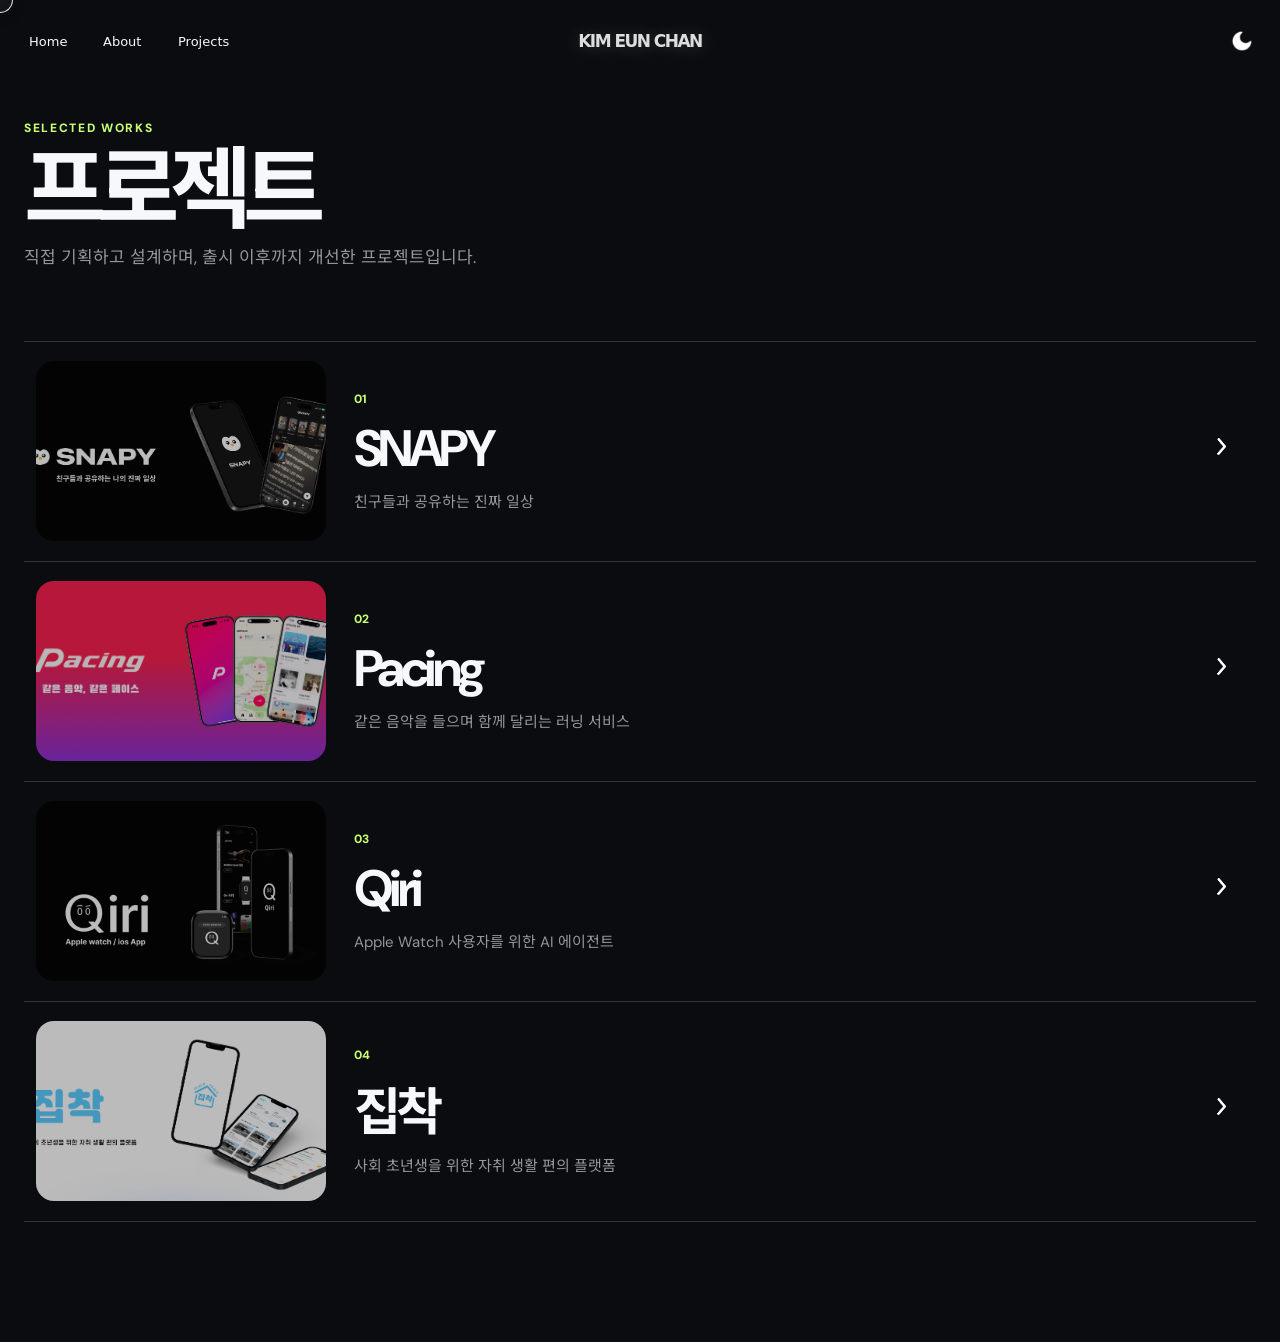
<file: project/index.html>
<!doctype html>
<html lang="ko">
<head>
  <meta charset="UTF-8">
  <meta name="viewport" content="width=device-width,initial-scale=1.0">
  <title>Projects | 김은찬</title>
  <link rel="icon" href="../img/symbol-logo.png">
  <link rel="stylesheet" href="./project.css?v=5">
  <link rel="stylesheet" href="../page-transition.css?v=4">
  <link rel="stylesheet" href="../glass-interaction.css?v=4">
  <link rel="stylesheet" href="../header-consistency.css?v=8">
  <link rel="stylesheet" href="../responsive.css?v=31">
  <script src="../page-transition.js?v=5" defer></script>
  <script src="./project-theme.js" defer></script>
  <script src="../glass-pointer.js?v=5" defer></script>
</head>
<body>
  <header>
    <a href="../index.html">KIM EUN CHAN</a>
    <nav><a href="../index.html">Home</a><a href="../about/index.html">About</a><a href="./index.html">Projects</a></nav>
    <button class="project-theme-toggle" type="button" data-project-theme-toggle aria-label="화이트 모드로 변경" aria-pressed="false"></button>
  </header>
  <main>
    <p class="eyebrow">SELECTED WORKS</p>
    <h1>프로젝트</h1>
    <p class="lead">직접 기획하고 설계하며, 출시 이후까지 개선한 프로젝트입니다.</p>
    <section class="project-list">
      <a href="./snapy/index.html" class="project-row"><img src="../img/snapy-thumbnail.png" alt="SNAPY"><span><em>01</em><strong>SNAPY</strong><small>친구들과 공유하는 진짜 일상</small></span><b>→</b></a>
      <a href="./pacing/index.html" class="project-row"><img src="../img/Pacing-preview.jpg" alt="Pacing"><span><em>02</em><strong>Pacing</strong><small>같은 음악을 들으며 함께 달리는 러닝 서비스</small></span><b>→</b></a>
      <a href="./qiri/index.html" class="project-row"><img src="../img/Qiri.png" alt="Qiri"><span><em>03</em><strong>Qiri</strong><small>Apple Watch 사용자를 위한 AI 에이전트</small></span><b>→</b></a>
      <a href="./jipchak/index.html" class="project-row"><img src="../img/jipchak-thumbnail.png" alt="집착"><span><em>04</em><strong>집착</strong><small>사회 초년생을 위한 자취 생활 편의 플랫폼</small></span><b>→</b></a>
    </section>
  </main>
</body>
</html>
</file>
<file: project/project.css>
@import url('https://fonts.googleapis.com/css2?family=DM+Sans:wght@400;500;600;700&family=Noto+Sans+KR:wght@400;500;600;700;800&display=swap');:root{--bg:#08090d;--ink:#f7f8fb;--muted:rgba(247,248,251,.58);--line:rgba(255,255,255,.16);--glass:rgba(255,255,255,.075)}*{box-sizing:border-box}html{background:var(--bg)}body{margin:0;background:radial-gradient(circle at 86% 8%,rgba(126,108,255,.22),transparent 26%),var(--bg);color:var(--ink);font-family:'DM Sans','Noto Sans KR',sans-serif}a{color:inherit;text-decoration:none}header{position:sticky;z-index:2;top:14px;display:flex;justify-content:space-between;align-items:center;width:min(1240px,calc(100% - 32px));height:56px;margin:14px auto 0;padding:0 20px;border:1px solid var(--line);border-radius:999px;background:rgba(14,17,26,.34);backdrop-filter:blur(18px)}header>a{font-size:13px;font-weight:800;letter-spacing:-.07em}header nav{display:flex;gap:23px;font-size:13px;color:var(--muted)}main{width:min(1240px,calc(100% - 48px));margin:0 auto;padding:120px 0}.eyebrow{margin:0;color:#c8ff75;font-size:12px;font-weight:800;letter-spacing:.14em}h1{margin:14px 0 12px;font-size:clamp(62px,10vw,142px);line-height:.88;letter-spacing:-.1em}.lead{margin:0;color:var(--muted);font-size:17px}.project-list{margin-top:70px;border-top:1px solid var(--line)}.project-row{position:relative;display:grid;grid-template-columns:290px 1fr auto;gap:28px;align-items:center;min-height:220px;padding:18px 12px;border-bottom:1px solid var(--line);transition:padding .45s ease,background .45s ease}.project-row img{width:100%;height:180px;object-fit:cover;border-radius:18px;opacity:.72;transition:opacity .45s,transform .65s cubic-bezier(.2,.9,.2,1)}.project-row span{display:grid;gap:8px}.project-row em{color:#c8ff75;font-size:12px;font-style:normal;font-weight:800}.project-row strong{font-size:clamp(32px,4vw,58px);letter-spacing:-.09em}.project-row small{color:var(--muted);font-size:15px}.project-row b{display:grid;place-items:center;width:46px;height:46px;border:1px solid var(--line);border-radius:50%;font-size:22px;transition:transform .4s,background .4s}.project-row:hover{padding-inline:26px;background:linear-gradient(90deg,rgba(183,221,255,.12),rgba(202,255,122,.06))}.project-row:hover img{opacity:1;transform:scale(1.035)}.project-row:hover b{transform:scale(1.12);background:rgba(200,255,117,.22)}@media(max-width:700px){main{width:calc(100% - 36px);padding-top:82px}.project-row{grid-template-columns:1fr auto;gap:16px;padding:16px 0}.project-row img{grid-column:1/3;height:190px}.project-row strong{font-size:40px}.project-row:hover{padding-inline:10px}header{width:calc(100% - 16px)}}
/* 프로젝트 목록의 제목은 화면의 여백과 카드가 함께 보이도록 한 단계 낮춥니다. */
h1{font-size:clamp(52px,7vw,104px);line-height:.92}
.lead{font-size:17px;line-height:1.55}
/* 목록 오른쪽 화살표는 문자 대신 방향이 고정된 벡터 아이콘으로 표시합니다. */
.project-row>b{font-size:0;color:var(--ink);transform:none}
.project-row>b::before{content:"";display:block;width:20px;height:20px;background:currentColor;mask:url("data:image/svg+xml,%3Csvg xmlns='http://www.w3.org/2000/svg' viewBox='0 0 24 24'%3E%3Cpath d='M5 12h13M13 6l6 6-6 6' fill='none' stroke='black' stroke-width='2.2' stroke-linecap='round' stroke-linejoin='round'/%3E%3C/svg%3E") center/contain no-repeat;-webkit-mask:url("data:image/svg+xml,%3Csvg xmlns='http://www.w3.org/2000/svg' viewBox='0 0 24 24'%3E%3Cpath d='M5 12h13M13 6l6 6-6 6' fill='none' stroke='black' stroke-width='2.2' stroke-linecap='round' stroke-linejoin='round'/%3E%3C/svg%3E") center/contain no-repeat}
.project-row:hover>b{transform:translateX(4px) scale(1.08);rotate:none}
html,body{overflow-x:hidden;scrollbar-width:none;-ms-overflow-style:none}
html::-webkit-scrollbar,body::-webkit-scrollbar{display:none;width:0;height:0}
header{position:sticky;isolation:isolate}
header>a{position:absolute;left:50%;transform:translateX(-50%);white-space:nowrap}

/* The row arrow is a fixed, centered action control. The glass pointer may
   surround the row, but it must never rotate or move this arrow. */
.project-row>b{display:grid!important;place-items:center!important;position:relative!important;transform:none!important;rotate:none!important;font-size:0!important;line-height:1!important}
.project-row>b::before{content:"→"!important;display:block!important;width:auto!important;height:auto!important;background:none!important;mask:none!important;-webkit-mask:none!important;font:700 22px/1 Arial,sans-serif!important;color:currentColor!important}
.project-row:hover>b,.project-row.is-glass-selected>b{transform:none!important;rotate:none!important;background:rgba(255,255,255,.1)!important}

/* Akar Icons: use the supplied compact arrow assets in both themes. */
.project-row>b{justify-self:end!important;width:46px!important;height:46px!important;padding:0!important;transform:none!important;rotate:none!important;background:rgba(255,255,255,.06)!important}
.project-row>b::before{content:""!important;width:22px!important;height:22px!important;background:url("../img/akar-arrow-white.png") center/contain no-repeat!important;mask:none!important;-webkit-mask:none!important;font-size:0!important}
.project-row:hover>b,.project-row.is-glass-selected>b{transform:none!important;rotate:none!important;background:rgba(255,255,255,.12)!important}
body.is-light-theme .project-row>b::before,body.light .project-row>b::before{background-image:url("../img/akar-arrow-black.png")!important}

/* Use the supplied back-arrow artwork, flipped to point forward, without a glass button. */
.project-row>b {
  border: 0 !important;
  background: rgba(104, 116, 128, .86) !important;
  box-shadow: none !important;
}
.project-row>b::before {
  width: 30px !important;
  height: 30px !important;
  background-image: url("../img/eva-arrow-white.png") !important;
  transform: rotate(180deg);
}
.project-row:hover>b,
.project-row.is-glass-selected>b {
  background: rgba(104, 116, 128, .86) !important;
  border: 0 !important;
  box-shadow: none !important;
}
body.is-light-theme .project-row>b::before,
body.light .project-row>b::before {
  background-image: url("../img/eva-arrow-black.png") !important;
}

header {
  border-bottom: 0 !important;
}

/* About 페이지와 동일한 단색 배경 */
:root {
  --bg: #0b0c0f;
}

html,
body {
  background: #0b0c0f !important;
}

/* 화살표 주변의 회색 원 제거 */
.project-row > b,
.project-row:hover > b,
.project-row.is-glass-selected > b {
  background: transparent !important;
  border: 0 !important;
  box-shadow: none !important;
}

header nav,
header nav a {
  color: var(--ink) !important;
}
/* 프로젝트 페이지 공통 테마 전환 버튼과 화이트 모드 */
.project-theme-toggle{display:grid;place-items:center;width:44px;height:44px;flex:0 0 44px;padding:0;border:0;border-radius:50%;background:transparent url("../img/moon.png") center/24px 24px no-repeat;color:transparent;font-size:0;cursor:pointer;transition:transform .3s ease,background-color .3s ease}
.project-theme-toggle:hover{transform:scale(1.08);background-color:rgba(255,255,255,.1)}
body.is-light-theme{--bg:#f4f5f8;--ink:#111522;--muted:rgba(17,21,34,.64);--line:rgba(17,21,34,.16);background:#f4f5f8!important;color:#111522}
body.is-light-theme .project-theme-toggle{background-image:none;color:#111522}
body.is-light-theme .project-theme-toggle::before{content:"☀";font:400 23px/1 Arial,sans-serif}
body.is-light-theme header{background:rgba(255,255,255,.72);border-color:rgba(17,21,34,.14);box-shadow:0 12px 30px rgba(38,45,72,.08)}
body.is-light-theme .project-row:hover{background:linear-gradient(90deg,rgba(111,157,220,.12),rgba(133,180,85,.1))}
body.is-light-theme .project-row img{opacity:.9}
body.is-light-theme .project-row:hover>b{background:rgba(17,21,34,.08)!important}

/* 화이트 모드에서 형광색 라벨과 번호의 대비를 높입니다. */
body.is-light-theme .eyebrow,
body.is-light-theme .project-row em{color:#1769d1!important}

/* 화이트 모드 hover에서도 화살표 뒤 원형 배경을 표시하지 않습니다. */
body.is-light-theme .project-row > b,
body.is-light-theme .project-row:hover > b,
body.is-light-theme .project-row.is-glass-selected > b{
  background:transparent!important;
  background-color:transparent!important;
  border-color:transparent!important;
  box-shadow:none!important;
}

/* 화이트 모드에서는 헤더 콘텐츠를 검은색으로 표시 */
body.is-light-theme header,
body.is-light-theme header>a,
body.is-light-theme header nav,
body.is-light-theme header nav a{color:#111522!important}
body.is-light-theme .project-theme-toggle{color:#111522!important}

/* 화이트 모드의 스크롤 헤더도 어두운 글래스가 남지 않도록 밝게 유지합니다. */
body.is-light-theme .page-shared-header.is-scrolled{
  background:linear-gradient(100deg,rgba(255,255,255,.94),rgba(214,223,243,.9) 56%,rgba(230,244,231,.92))!important;
  border-color:rgba(17,21,34,.12)!important;
  box-shadow:0 18px 42px rgba(80,95,125,.16),inset 0 1px rgba(255,255,255,.96)!important;
  backdrop-filter:blur(22px) saturate(1.35)!important;
}

/* 홈 헤더와 동일한 3열 정렬: 좌측 메뉴·중앙 브랜드·우측 테마 */
header{display:grid!important;grid-template-columns:1fr auto 1fr!important;align-items:center!important;justify-content:initial!important;height:58px!important;padding:0 32px!important}
header nav{grid-column:1!important;grid-row:1!important;align-items:center!important}
@media(min-width:701px){
  header.page-shared-header:not(.is-scrolled) nav{padding-left:18px!important}
  header.page-shared-header:not(.is-scrolled) nav{gap:40px!important}
  header.page-shared-header.is-scrolled nav{padding-left:0!important}
}
header>a{position:static!important;grid-column:2!important;grid-row:1!important;justify-self:center!important;transform:none!important}
header>.project-theme-toggle{grid-column:3!important;grid-row:1!important;justify-self:end!important}
/* About 헤더와 같은 상단 고정 위치: 우측 여백을 18px로 통일 */
header>.project-theme-toggle{position:absolute!important;right:18px!important;top:50%!important;transform:translateY(-50%)!important}
header>.project-theme-toggle:hover{transform:translateY(-50%) scale(1.08)!important}
@media(max-width:700px){header{height:54px!important;padding:0 13px!important}}
.page-shared-header>a{font-size:16px!important;font-weight:900!important;letter-spacing:-.09em!important}
.page-shared-header nav a.is-current{padding:8px 12px!important;margin:-8px -12px!important;border-radius:999px!important}
body.is-light-theme .page-shared-header nav a.is-current{background:rgba(17,21,34,.12)!important;box-shadow:inset 0 1px rgba(255,255,255,.72),0 4px 14px rgba(17,21,34,.08)!important;color:#111522!important}
header.page-shared-header{width:100vw!important}
</file>
<file: page-transition.css>
html{background:#07080c}body{animation:none!important;transform:none!important;filter:none!important}body> :not(header){animation:page-enter .7s cubic-bezier(.2,.82,.2,1) both}body.is-page-leaving{pointer-events:none}body.is-page-leaving> :not(header){animation:page-leave .42s cubic-bezier(.4,0,.7,.2) both}@keyframes page-enter{from{opacity:0;transform:translateY(18px) scale(.992);filter:blur(7px)}to{opacity:1;transform:none;filter:blur(0)}}@keyframes page-leave{to{opacity:0;transform:translateY(-12px) scale(.992);filter:blur(7px)}}@media(prefers-reduced-motion:reduce){body> :not(header),body.is-page-leaving> :not(header){animation:none}}
.page-shared-header{position:fixed!important;z-index:20!important;top:0!important;left:50%!important;width:100%!important;height:82px!important;margin:0!important;border-width:0 0 1px!important;border-radius:0!important;transform:translateX(-50%)!important;transition:width .62s cubic-bezier(.22,.82,.22,1),height .62s cubic-bezier(.22,.82,.22,1),top .62s cubic-bezier(.22,.82,.22,1),border-radius .62s cubic-bezier(.22,.82,.22,1),background .45s ease!important}.page-shared-header.is-scrolled{top:14px!important;width:min(1240px,calc(100% - 32px))!important;height:58px!important;border:1px solid rgba(255,255,255,.22)!important;border-radius:999px!important;background:linear-gradient(100deg,rgba(22,25,36,.62),rgba(113,140,194,.28) 56%,rgba(201,255,132,.16))!important;box-shadow:inset 0 1px rgba(255,255,255,.3),0 18px 42px rgba(0,0,0,.24)!important;backdrop-filter:blur(22px) saturate(1.5)!important}@media(max-width:720px){.page-shared-header{height:64px!important}.page-shared-header.is-scrolled{top:8px!important;width:calc(100% - 16px)!important;height:54px!important}}
</file>
<file: glass-interaction.css>
/* One restrained glass pointer and prism interactions across portfolio pages. */
#about::before,#about::after{display:none!important}.cursor{display:none!important}.glass-cursor{width:28px!important;height:28px!important;margin:-14px 0 0 -14px!important;border-color:rgba(255,255,255,.9)!important;background:linear-gradient(135deg,rgba(255,255,255,.55),rgba(151,208,255,.16) 48%,rgba(8,12,21,.2))!important;box-shadow:inset 2px 2px 4px rgba(255,255,255,.72),inset -3px -3px 6px rgba(0,0,0,.28),0 5px 16px rgba(0,0,0,.35)!important}.glass-cursor.is-hovering{width:34px!important;height:34px!important;margin:-17px 0 0 -17px!important}.has-glass-pointer,.has-glass-pointer *{cursor:none!important}html.has-glass-pointer,html.has-glass-pointer *{cursor:none!important}.universal-glass-cursor{position:fixed;z-index:99999;top:-14px;left:-14px;width:28px;height:28px;border:1px solid rgba(255,255,255,.9);border-radius:50%;pointer-events:none;opacity:0;background:linear-gradient(135deg,rgba(255,255,255,.55),rgba(151,208,255,.16) 48%,rgba(8,12,21,.2));box-shadow:inset 2px 2px 4px rgba(255,255,255,.72),inset -3px -3px 6px rgba(0,0,0,.28),0 5px 16px rgba(0,0,0,.35);backdrop-filter:blur(5px) saturate(1.8);transform:translate(-50%,-50%);transition:opacity .15s,width .22s,height .22s}.universal-glass-cursor.is-visible{opacity:1}.universal-glass-cursor.is-hovering{width:34px;height:34px}
.btn{border-color:rgba(255,255,255,.5)!important;background:linear-gradient(135deg,rgba(255,255,255,.17),rgba(142,184,255,.09))!important;box-shadow:inset 0 1px rgba(255,255,255,.72),inset 0 -1px rgba(255,255,255,.1),0 12px 28px rgba(0,0,0,.2)!important}.btn:after{background:radial-gradient(circle at 30% 22%,rgba(255,255,255,.56),rgba(141,203,255,.16) 35%,rgba(210,162,255,.1) 56%,transparent 72%)!important}.btn:hover{border-color:rgba(226,244,255,.9)!important;box-shadow:inset 0 1px rgba(255,255,255,.9),0 0 0 1px rgba(163,224,255,.23),0 14px 34px rgba(103,159,255,.23)!important}
.project-gallery-card:hover>img{transform:none!important;filter:none!important}.project-gallery-card::before{content:"";position:absolute;z-index:5;inset:0;padding:1px;border-radius:inherit;opacity:0;pointer-events:none;background:linear-gradient(125deg,rgba(255,255,255,.84),rgba(138,224,255,.6) 28%,rgba(220,153,255,.55) 55%,rgba(216,255,137,.52) 76%,rgba(255,255,255,.8));-webkit-mask:linear-gradient(#000 0 0) content-box,linear-gradient(#000 0 0);-webkit-mask-composite:xor;mask-composite:exclude;transition:opacity .38s ease}.project-gallery-card:hover::before,.project-gallery-card.is-glass-selected::before{opacity:1}.project-gallery-card:hover,.project-gallery-card.is-glass-selected{border-radius:30px!important;box-shadow:inset 0 0 42px rgba(170,216,255,.17),0 20px 55px rgba(82,139,255,.2)!important}.project-gallery-card:hover::after,.project-gallery-card.is-glass-selected::after{background:linear-gradient(180deg,rgba(225,244,255,.08),rgba(5,7,14,.72))!important}.project-gallery-card:hover .project-card-arrow,.project-gallery-card.is-glass-selected .project-card-arrow{background:rgba(221,244,255,.22)!important;border-color:rgba(255,255,255,.85)!important;box-shadow:inset 0 1px rgba(255,255,255,.7),0 0 18px rgba(151,212,255,.32)!important}.project-row{isolation:isolate}.project-row::before{content:"";position:absolute;z-index:-1;inset:6px;border:1px solid transparent;border-radius:20px;opacity:0;background:linear-gradient(115deg,rgba(210,238,255,.18),rgba(163,197,255,.08) 44%,rgba(235,185,255,.18)) border-box;-webkit-mask:linear-gradient(#000 0 0) padding-box,linear-gradient(#000 0 0);-webkit-mask-composite:xor;mask-composite:exclude;transition:opacity .28s ease,transform .35s cubic-bezier(.18,.9,.2,1);transform:scale(.97)}.project-row.is-glass-selected,.project-row:hover{background:linear-gradient(100deg,rgba(192,229,255,.14),rgba(198,160,255,.08) 54%,rgba(231,255,177,.11))!important;box-shadow:inset 0 1px rgba(255,255,255,.18),0 16px 36px rgba(88,117,255,.15)}.project-row.is-glass-selected::before,.project-row:hover::before{opacity:1;transform:scale(1)}.project-row.is-glass-selected img,.project-row:hover img{opacity:1;transform:scale(1.035)}.project-row.is-glass-selected b,.project-row:hover b{transform:rotate(-25deg) scale(1.12);background:rgba(207,236,255,.25)!important;border-color:rgba(255,255,255,.8)}
.btn:after{background:radial-gradient(circle at 30% 20%,rgba(255,255,255,.38),rgba(255,255,255,.08) 40%,rgba(212,188,255,.08) 62%,transparent 74%)!important}.btn:hover,.btn.is-sucked,.modal-detail-link:hover{transform:translate3d(var(--magnetic-x,0px),-2px,0) scale(1.035)!important;border-color:rgba(255,255,255,.82)!important;background:rgba(255,255,255,.16)!important;box-shadow:inset 0 1px rgba(255,255,255,.72),0 14px 34px rgba(0,0,0,.24)!important;transition:transform .55s cubic-bezier(.18,.9,.2,1),background .55s ease,box-shadow .55s ease,border-color .55s ease!important}.modal-detail-link{color:#fff!important;background:rgba(255,255,255,.09)!important;border-color:rgba(255,255,255,.42)!important;transition:transform .55s cubic-bezier(.18,.9,.2,1),background .55s ease,box-shadow .55s ease,border-color .55s ease!important}
.btn{background:rgba(255,255,255,.10)!important}.btn:hover,.btn.is-sucked,.modal-detail-link:hover{background:rgba(255,255,255,.16)!important}
.glass-cursor,.universal-glass-cursor{z-index:2147483647!important;isolation:isolate!important;mix-blend-mode:normal!important;will-change:transform,width,height,opacity!important}.glass-cursor.is-hovering,.universal-glass-cursor.is-hovering{width:44px!important;height:44px!important;border-radius:50%!important;background:rgba(255,255,255,.12)!important;box-shadow:inset 2px 2px 5px rgba(255,255,255,.58),inset -4px -4px 8px rgba(0,0,0,.2),0 5px 20px rgba(0,0,0,.22)!important}.glass-cursor.is-targeting,.universal-glass-cursor.is-targeting{width:var(--target-width,44px)!important;height:var(--target-height,44px)!important;border-radius:var(--target-radius,999px)!important;background:rgba(255,255,255,.10)!important;border-color:rgba(255,255,255,.82)!important;box-shadow:inset 2px 2px 6px rgba(255,255,255,.58),inset -4px -4px 10px rgba(0,0,0,.18),0 8px 26px rgba(0,0,0,.22)!important}
.about-detail-trigger::before{display:none!important}.about-detail-trigger:hover{color:#111!important;background:rgba(255,255,255,.12)!important}
.glass-cursor,.universal-glass-cursor{border:1px solid transparent!important;background:linear-gradient(rgba(255,255,255,.035),rgba(255,255,255,.035)) padding-box,linear-gradient(115deg,rgba(255,255,255,.86),rgba(186,221,255,.72) 24%,rgba(224,181,255,.62) 50%,rgba(255,224,176,.58) 72%,rgba(255,255,255,.84)) border-box!important}.glass-cursor.is-targeting,.universal-glass-cursor.is-targeting{background:linear-gradient(rgba(255,255,255,.045),rgba(255,255,255,.045)) padding-box,linear-gradient(115deg,rgba(255,255,255,.92),rgba(187,221,255,.8) 24%,rgba(226,181,255,.72) 50%,rgba(255,224,176,.68) 72%,rgba(255,255,255,.9)) border-box!important}
.glass-cursor,.universal-glass-cursor{background:rgba(255,255,255,.045)!important;backdrop-filter:blur(1.5px) saturate(1.12)!important;-webkit-backdrop-filter:blur(1.5px) saturate(1.12)!important;box-shadow:inset 1px 1px 3px rgba(255,255,255,.38),inset -2px -2px 5px rgba(0,0,0,.12),0 4px 14px rgba(0,0,0,.16)!important}.glass-cursor.is-hovering,.universal-glass-cursor.is-hovering{background:rgba(255,255,255,.055)!important;backdrop-filter:blur(1.5px) saturate(1.12)!important;-webkit-backdrop-filter:blur(1.5px) saturate(1.12)!important}.glass-cursor.is-targeting,.universal-glass-cursor.is-targeting{background:rgba(255,255,255,.06)!important;backdrop-filter:blur(1.5px) saturate(1.12)!important;-webkit-backdrop-filter:blur(1.5px) saturate(1.12)!important;box-shadow:inset 1px 1px 3px rgba(255,255,255,.42),inset -2px -2px 6px rgba(0,0,0,.14),0 6px 18px rgba(0,0,0,.18)!important}
.glass-cursor,.universal-glass-cursor{margin:0!important;transform:translate(-50%,-50%)!important;transform-origin:center center!important;top:0;left:0}
/* 하나의 원형 글래스 커서만 사용하고, 커서 영역을 요소 크기로 확장하지 않습니다. */
.glass-cursor,.modal-glass-cursor{display:none!important}
.universal-glass-cursor{display:block!important;width:26px!important;height:26px!important;margin:0!important;border-radius:50%!important;pointer-events:none!important;position:fixed!important;z-index:2147483647!important;transform:translate(-50%,-50%)!important;opacity:0!important;background:rgba(255,255,255,.045)!important;border:1px solid rgba(255,255,255,.86)!important;box-shadow:inset 1px 1px 3px rgba(255,255,255,.4),inset -2px -2px 5px rgba(0,0,0,.12),0 4px 14px rgba(0,0,0,.14)!important;backdrop-filter:blur(.6px) saturate(1.04)!important;-webkit-backdrop-filter:blur(.6px) saturate(1.04)!important;transition:width .28s cubic-bezier(.2,.8,.2,1),height .28s cubic-bezier(.2,.8,.2,1),opacity .16s ease!important}
.universal-glass-cursor.is-visible{opacity:1!important}.universal-glass-cursor.is-hovering{width:44px!important;height:44px!important}
.universal-glass-cursor.is-targeting{width:var(--target-width)!important;height:var(--target-height)!important;border-radius:var(--target-radius)!important;background:rgba(255,255,255,.028)!important;border:1px solid rgba(255,255,255,.72)!important;box-shadow:inset 1px 1px 3px rgba(255,255,255,.28),inset -2px -2px 7px rgba(0,0,0,.1),0 8px 22px rgba(0,0,0,.13)!important;backdrop-filter:blur(.35px) saturate(1.04)!important;-webkit-backdrop-filter:blur(.35px) saturate(1.04)!important;transition:width .48s cubic-bezier(.18,.9,.2,1),height .48s cubic-bezier(.18,.9,.2,1),left .42s cubic-bezier(.18,.9,.2,1),top .42s cubic-bezier(.18,.9,.2,1),border-radius .18s ease,opacity .16s ease!important}
dialog .universal-glass-cursor{position:fixed!important;z-index:2147483647!important}
@media (pointer:fine){html.has-glass-pointer,html.has-glass-pointer *{cursor:none!important}}

/* Targeted glass keeps the element centered and uses a restrained prism edge. */
.universal-glass-cursor.is-targeting{border:1px solid transparent!important;background:linear-gradient(rgba(255,255,255,.035),rgba(255,255,255,.035)) padding-box,linear-gradient(115deg,rgba(255,255,255,.95),rgba(174,220,255,.82) 25%,rgba(226,181,255,.76) 51%,rgba(255,224,176,.72) 75%,rgba(255,255,255,.92)) border-box!important;transform:translate(-50%,-50%)!important;transform-origin:center center!important}
.universal-glass-cursor.is-targeting{transition:width .52s cubic-bezier(.18,.9,.2,1),height .52s cubic-bezier(.18,.9,.2,1),left .44s cubic-bezier(.18,.9,.2,1),top .44s cubic-bezier(.18,.9,.2,1),border-radius .24s ease,opacity .16s ease!important}
.universal-glass-cursor.is-targeting{background:linear-gradient(rgba(255,255,255,.018),rgba(255,255,255,.018)) padding-box,linear-gradient(115deg,rgba(255,255,255,.92),rgba(174,220,255,.7) 25%,rgba(226,181,255,.62) 51%,rgba(255,224,176,.58) 75%,rgba(255,255,255,.88)) border-box!important;backdrop-filter:none!important;-webkit-backdrop-filter:none!important;box-shadow:inset 0 0 0 1px rgba(255,255,255,.06),0 6px 18px rgba(0,0,0,.14)!important}
.universal-glass-cursor.is-targeting{background:rgba(255,255,255,.028)!important;background-image:none!important;border:1px solid rgba(255,255,255,.72)!important;backdrop-filter:blur(.6px)!important;-webkit-backdrop-filter:blur(.6px)!important;box-shadow:inset 0 0 0 1px rgba(255,255,255,.08),0 0 10px rgba(174,220,255,.08),0 6px 18px rgba(0,0,0,.14)!important}
.universal-glass-cursor.is-targeting{background-color:rgba(255,255,255,.012)!important;background-image:none!important;border:1px solid rgba(255,255,255,.72)!important;backdrop-filter:none!important;-webkit-backdrop-filter:none!important;box-shadow:inset 0 0 0 1px rgba(255,255,255,.08),0 0 10px rgba(174,220,255,.08),0 6px 18px rgba(0,0,0,.14)!important}
.universal-glass-cursor::before{content:"";position:absolute;inset:-1px;border-radius:inherit;padding:1px;pointer-events:none;opacity:0;background:linear-gradient(115deg,rgba(255,255,255,.7),rgba(174,220,255,.38) 28%,rgba(226,181,255,.34) 52%,rgba(255,224,176,.3) 76%,rgba(255,255,255,.64));-webkit-mask:linear-gradient(#000 0 0) content-box,linear-gradient(#000 0 0);-webkit-mask-composite:xor;mask-composite:exclude;transition:opacity .3s ease}
.universal-glass-cursor.is-targeting::before{opacity:.72}
.universal-glass-cursor.is-targeting{backdrop-filter:blur(.35px)!important;-webkit-backdrop-filter:blur(.35px)!important}
/* 열린 모달 내부에서는 커서와 버튼을 같은 좌표계로 맞춥니다. */
dialog .universal-glass-cursor{position:absolute!important;z-index:2147483647!important}
/* 모달 버튼은 자기 위치를 바꾸지 않고 glass cursor만 버튼을 감쌉니다. */
#projectModal .modal-detail-link:hover,
#projectModal .modal-detail-link.is-sucked,
#projectModal .modal-quick-link:hover,
#projectModal .modal-quick-link.is-sucked{transform:none!important}

/* Download/Sub Projects use the same prism edge as the main project cards. */
#Download .sub-card,
#SubProjects .sub-card {
  position: relative;
  isolation: isolate;
  border-color: transparent !important;
  transition: box-shadow .38s ease, border-radius .38s ease, background .38s ease !important;
}
#Download .sub-card::before,
#SubProjects .sub-card::before {
  content: "";
  position: absolute;
  z-index: 5;
  inset: 0;
  padding: 1px;
  border-radius: inherit;
  opacity: 0;
  pointer-events: none;
  background: linear-gradient(125deg,
    rgba(255,255,255,.84),
    rgba(138,224,255,.6) 28%,
    rgba(220,153,255,.55) 55%,
    rgba(216,255,137,.52) 76%,
    rgba(255,255,255,.8));
  -webkit-mask: linear-gradient(#000 0 0) content-box, linear-gradient(#000 0 0);
  -webkit-mask-composite: xor;
  mask-composite: exclude;
  transition: opacity .38s ease;
}
#Download .sub-card:hover,
#SubProjects .sub-card:hover {
  border-radius: 26px;
  box-shadow: inset 0 0 30px rgba(170,216,255,.14), 0 18px 48px rgba(82,139,255,.18) !important;
}
#Download .sub-card:hover::before,
#SubProjects .sub-card:hover::before {
  opacity: 1;
}

/* Keep the glass treatment crisp: no backdrop blur. */
.glass-cursor,
.universal-glass-cursor,
.project-gallery-card,
.project-gallery-icon,
.project-gallery-copy small,
#Download .sub-card,
#SubProjects .sub-card {
  backdrop-filter: none !important;
  -webkit-backdrop-filter: none !important;
}

/* Keep the project list hover surface in a stable blue-gray tone. */
.project-row:hover,
.project-row.is-glass-selected {
  background: rgba(104, 116, 128, .22) !important;
}

/* 헤더 링크 호버는 컬러 채움 없이 중립적인 외곽선만 표시합니다. */
.universal-glass-cursor.is-targeting.is-header-target {
  background: transparent !important;
  border: 1px solid rgba(255,255,255,.72) !important;
  box-shadow: none !important;
  backdrop-filter: none !important;
  -webkit-backdrop-filter: none !important;
}

.universal-glass-cursor.is-targeting.is-header-target::before {
  display: none !important;
}

/* 화이트 모드에서는 헤더 선택 영역이 보이도록 옅은 회색을 더합니다. */
body.is-light-theme .universal-glass-cursor.is-targeting.is-header-target {
  background: rgba(17, 21, 34, .12) !important;
  border-color: rgba(17, 21, 34, .26) !important;
}

/* 홈 화이트 모드의 테마 아이콘 뒤에는 선택 원을 표시하지 않습니다. */
body.is-light-theme .universal-glass-cursor.is-theme-target {
  background: transparent !important;
  border-color: transparent !important;
  box-shadow: none !important;
}

body.is-light-theme .universal-glass-cursor.is-theme-target::before {
  display: none !important;
}

/* 프로젝트 화살표 뒤의 회색 원 제거 */
.project-row > b,
.project-row:hover > b,
.project-row.is-glass-selected > b {
  background: transparent !important;
  border: 0 !important;
  box-shadow: none !important;
}

/* The portfolio download CTA keeps the glass hover surface without the inner glow or scale motion. */
.about-download-trigger::after {
  display: none !important;
}

.about-download-trigger:hover,
.about-download-trigger.is-sucked {
  transform: none !important;
  animation: none !important;
}
</file>
<file: header-consistency.css>
/* Final header details shared by Home, About, and Projects. */
.page-shared-header .topbar-brand,
.page-shared-header .brand,
.page-shared-header > a:not(.topbar-brand){
  font-family:ui-rounded,"SF Pro Rounded","Pretendard-Regular",system-ui,sans-serif!important;
  font-size:17px!important;
  font-weight:800!important;
  letter-spacing:-.08em!important;
  text-shadow:0 1px 18px rgba(255,255,255,.22)!important;
}
.page-shared-header nav a.is-current{
  padding:8px 12px!important;
  margin:-8px -12px!important;
  border-radius:999px!important;
}
body.is-light-theme .page-shared-header nav a.is-current,
.light .page-shared-header nav a.is-current{
  background:rgba(17,21,34,.12)!important;
  box-shadow:inset 0 1px rgba(255,255,255,.72),0 4px 14px rgba(17,21,34,.08)!important;
  color:#111522!important;
}

#MainProjects .project-stage,#MainProjects .project-tabs{display:none!important}

/* 홈 헤더는 스크롤 시 폭·높이·모서리가 한 번에 튀지 않도록 부드럽게 전환합니다. */
.topbar {
  will-change: width, height, top, border-radius, background, box-shadow;
  transition: width .72s cubic-bezier(.2,.8,.2,1), height .72s cubic-bezier(.2,.8,.2,1), top .72s cubic-bezier(.2,.8,.2,1), border-radius .72s cubic-bezier(.2,.8,.2,1), border-color .5s ease, background .5s ease, box-shadow .5s ease !important;
}

/* 홈 테마 아이콘의 현재 페이지용 음수 마진을 제거해 좌우 간격을 맞춥니다. */
.topbar nav a.topbar-theme-toggle,
.topbar nav a.topbar-theme-toggle.is-current {
  margin: 0 !important;
}

/* 헤더 내부의 불필요한 좌우 여백을 줄입니다. */
.topbar-inner {
  width: 100% !important;
  max-width: none !important;
  margin: 0 !important;
  padding: 0 16px !important;
}

/* 홈 헤더의 왼쪽 메뉴 항목 간격을 컴팩트하게 조정합니다. */
.topbar .topbar-nav--left {
  gap: 10px !important;
}

/* 프로젝트·어바웃도 홈과 같은 헤더 프레임과 3열 배치를 사용합니다. */
.page-shared-header:not(.topbar) {
  position: fixed !important;
  z-index: 1000 !important;
  top: 0 !important;
  left: 50% !important;
  width: 100% !important;
  height: 82px !important;
  margin: 0 !important;
  padding: 0 16px !important;
  transform: translateX(-50%) !important;
  display: grid !important;
  grid-template-columns: 1fr auto 1fr !important;
  align-items: center !important;
  border: 0 !important;
  border-radius: 0 !important;
  background: transparent !important;
  box-shadow: none !important;
  backdrop-filter: none !important;
  transition: width .72s cubic-bezier(.2,.8,.2,1), height .72s cubic-bezier(.2,.8,.2,1), top .72s cubic-bezier(.2,.8,.2,1), border-radius .72s cubic-bezier(.2,.8,.2,1), background .5s ease, box-shadow .5s ease !important;
}

.page-shared-header:not(.topbar).is-scrolled {
  top: 14px !important;
  width: min(1240px, calc(100% - 32px)) !important;
  height: 58px !important;
  border: 1px solid rgba(255,255,255,.22) !important;
  border-radius: 999px !important;
  background: linear-gradient(100deg, rgba(17,21,33,.52), rgba(129,176,221,.25) 54%, rgba(181,226,126,.19)) !important;
  box-shadow: inset 0 1px rgba(255,255,255,.32), 0 18px 42px rgba(0,0,0,.24) !important;
  backdrop-filter: blur(20px) saturate(1.6) !important;
}

.page-shared-header:not(.topbar) > nav {
  grid-column: 1 !important;
  grid-row: 1 !important;
  display: flex !important;
  align-items: center !important;
  gap: 10px !important;
  padding: 0 !important;
  margin: 0 !important;
}

.page-shared-header:not(.topbar) > nav a {
  padding: 10px 13px !important;
  margin: 0 !important;
  border-radius: 999px !important;
  color: inherit !important;
}

/* 홈과 동일하게 페이지 현재 상태용 회색 캡슐은 사용하지 않습니다. */
.page-shared-header:not(.topbar) > nav a.is-current {
  padding: 10px 13px !important;
  margin: 0 !important;
  background: transparent !important;
  box-shadow: none !important;
}

.page-shared-header:not(.topbar) > a:first-child {
  grid-column: 2 !important;
  grid-row: 1 !important;
  justify-self: center !important;
  position: static !important;
  transform: none !important;
  white-space: nowrap !important;
  font-size: 17px !important;
  font-weight: 800 !important;
  letter-spacing: -.09em !important;
}

.page-shared-header:not(.topbar) > .project-theme-toggle,
.page-shared-header:not(.topbar) > .theme {
  grid-column: 3 !important;
  grid-row: 1 !important;
  justify-self: end !important;
  position: static !important;
  width: 44px !important;
  height: 44px !important;
  margin: 0 !important;
  padding: 0 !important;
  border: 0 !important;
  border-radius: 0 !important;
  background: transparent url("./img/moon.png") center / 24px 24px no-repeat !important;
  box-shadow: none !important;
  transform: none !important;
}

.page-shared-header:not(.topbar) > .project-theme-toggle::before,
.page-shared-header:not(.topbar) > .theme::before {
  content: none !important;
}

body.is-light-theme .page-shared-header:not(.topbar) > .project-theme-toggle,
.light .page-shared-header:not(.topbar) > .theme {
  background-image: none !important;
  color: #111522 !important;
}

body.is-light-theme .page-shared-header:not(.topbar) > .project-theme-toggle::after,
.light .page-shared-header:not(.topbar) > .theme::after {
  content: "☀" !important;
  display: block !important;
  color: currentColor !important;
  font: 400 27px/44px Arial, sans-serif !important;
  text-align: center !important;
}

@media (max-width: 720px) {
  .page-shared-header:not(.topbar) {
    height: 64px !important;
    padding: 0 10px !important;
  }
  .page-shared-header:not(.topbar).is-scrolled {
    top: 8px !important;
    width: calc(100% - 16px) !important;
    height: 54px !important;
  }
  .page-shared-header:not(.topbar) > nav {
    gap: 4px !important;
  }
  .page-shared-header:not(.topbar) > nav a {
    padding: 9px 10px !important;
  }
}

/* 기존 페이지별 헤더 규칙보다 우선해 홈과 같은 좌측 메뉴 간격을 유지합니다. */
body .page-shared-header:not(.topbar) {
  width: 100vw !important;
}

body .page-shared-header:not(.topbar) > nav {
  gap: 10px !important;
  padding-left: 0 !important;
}

/* 어바웃의 기존 고정 여백보다 우선해 홈과 같은 좌표를 사용합니다. */
body header.page-shared-header:not(.topbar) {
  left: 50vw !important;
}

body header.page-shared-header:not(.topbar).is-scrolled {
  width: min(1240px, calc(100vw - 32px)) !important;
}

/* 화이트 모드의 프로젝트·어바웃 스크롤 헤더도 홈처럼 밝은 글래스로 표시합니다. */
body.is-light-theme header.page-shared-header:not(.topbar).is-scrolled,
.light header.page-shared-header:not(.topbar).is-scrolled {
  background: rgba(255, 255, 255, .68) !important;
  border-color: rgba(17,21,34,.12) !important;
  box-shadow: inset 0 1px rgba(255,255,255,.7), 0 14px 36px rgba(38,45,72,.1) !important;
  backdrop-filter: blur(22px) saturate(1.45) !important;
}

/* 홈 스크롤 헤더와 동일하게 다크 모드도 무지갯빛 없는 단색 글래스로 표시합니다. */
body:not(.is-light-theme):not(.light) header.page-shared-header:not(.topbar).is-scrolled {
  background: rgba(255, 255, 255, .14) !important;
  border-color: rgba(255, 255, 255, .26) !important;
  box-shadow: inset 0 1px rgba(255,255,255,.24), 0 14px 36px rgba(0,0,0,.12) !important;
  backdrop-filter: blur(22px) saturate(1.45) !important;
}

body header.page-shared-header:not(.topbar) > nav {
  gap: 10px !important;
  padding-left: 0 !important;
}

body header.nav.page-shared-header:not(.topbar) > nav {
  gap: 10px !important;
  padding-left: 0 !important;
}

/* 어바웃 최상단 헤더의 기존 nav 여백을 홈 기준으로 고정합니다. */
body header.nav.page-shared-header:not(.topbar):not(.is-scrolled) {
  top: 0 !important;
  left: 50vw !important;
  width: 100vw !important;
  height: 82px !important;
  margin: 0 !important;
  padding: 0 16px !important;
  transform: translateX(-50%) !important;
}

body header.nav.page-shared-header:not(.topbar):not(.is-scrolled) > nav {
  gap: 10px !important;
  padding: 0 !important;
  margin: 0 !important;
}

/* 프로젝트·어바웃의 헤더 요소도 홈과 같은 부드러운 인터랙션을 사용합니다. */
body header.page-shared-header:not(.topbar) {
  will-change: width, height, top, border-radius, background, box-shadow;
}

body header.page-shared-header:not(.topbar) > nav a {
  font-family: ui-rounded, "SF Pro Rounded", Pretendard-Regular, system-ui, sans-serif !important;
  transition: color .25s ease, background .25s ease, transform .25s ease !important;
  will-change: color, background, transform;
}

/* 현재 페이지 메뉴는 평소 투명하게 두고, hover할 때만 옅은 캡슐을 표시합니다. */
.page-shared-header nav a.is-current {
  padding: 10px 13px !important;
  margin: 0 !important;
  background: transparent !important;
  box-shadow: none !important;
}

.page-shared-header nav a.is-current:hover {
  background: rgba(17, 21, 34, .10) !important;
  box-shadow: 0 4px 14px rgba(17, 21, 34, .06) !important;
}

/* 페이지 이동 버튼은 현재 페이지와 관계없이 hover 시 회색 캡슐을 표시합니다. */
.page-shared-header nav a:hover {
  background: rgba(17, 21, 34, .10) !important;
  box-shadow: 0 4px 14px rgba(17, 21, 34, .06) !important;
}

body:not(.is-light-theme):not(.light) .page-shared-header nav a.is-current:hover {
  background: rgba(255, 255, 255, .10) !important;
  box-shadow: 0 4px 14px rgba(0, 0, 0, .07) !important;
}

body:not(.is-light-theme):not(.light) .page-shared-header nav a:hover {
  background: rgba(255, 255, 255, .10) !important;
  box-shadow: 0 4px 14px rgba(0, 0, 0, .07) !important;
}

/* 프로젝트의 현재 메뉴도 hover 전에는 배경 없이 표시합니다. */
body.is-light-theme header.page-shared-header:not(.topbar):not(.nav) > nav a.is-current:not(:hover) {
  background: transparent !important;
  box-shadow: none !important;
}

body header.page-shared-header:not(.topbar) > .project-theme-toggle,
body header.page-shared-header:not(.topbar) > .theme {
  transition: color .25s ease, background .25s ease, transform .3s ease !important;
  will-change: color, background, transform;
}

/* 홈 다크 모드에서도 제공된 초승달 아이콘이 항상 보이도록 마지막에 고정합니다. */
.topbar .topbar-theme-toggle,
.topbar .topbar-theme-toggle.is-current {
  background: transparent url("./img/moon.png") center / 24px 24px no-repeat !important;
  background-image: url("./img/moon.png") !important;
  background-position: center !important;
  background-repeat: no-repeat !important;
  background-size: 24px 24px !important;
  color: transparent !important;
  font-size: 0 !important;
  border: 0 !important;
  box-shadow: none !important;
}

.topbar .topbar-theme-toggle::before,
.topbar .topbar-theme-toggle::after {
  content: none !important;
  display: none !important;
}

body.is-light-theme .topbar .topbar-theme-toggle,
body.is-light-theme .topbar .topbar-theme-toggle.is-current {
  background-image: none !important;
  color: #10131d !important;
}

body.is-light-theme .topbar .topbar-theme-toggle::after {
  content: "☀" !important;
  display: block !important;
  color: currentColor !important;
  font: 400 27px/44px Arial, sans-serif !important;
  text-align: center !important;
}

/* 다크 모드 hover의 배경색이 달 아이콘 이미지를 덮어쓰지 않도록 유지합니다. */
body:not(.is-light-theme) .topbar .topbar-theme-toggle:hover,
body:not(.is-light-theme) .topbar .topbar-theme-toggle.is-current:hover {
  background: rgba(255, 255, 255, .10) url("./img/moon.png") center / 24px 24px no-repeat !important;
  background-color: rgba(255, 255, 255, .10) !important;
  background-image: url("./img/moon.png") !important;
  background-position: center !important;
  background-repeat: no-repeat !important;
  background-size: 24px 24px !important;
}

body:not(.is-light-theme) a.topbar-theme-toggle.is-current:hover {
  background: rgba(255, 255, 255, .10) url("./img/moon.png") center / 24px 24px no-repeat !important;
}

body:not(.is-light-theme) .topbar .topbar-theme-toggle::before,
body:not(.is-light-theme) .topbar .topbar-theme-toggle.is-current::before {
  content: "" !important;
  display: block !important;
  width: 24px !important;
  height: 24px !important;
  background: url("./img/moon.png") center / contain no-repeat !important;
}

/* 프로젝트·어바웃의 브랜드 색상도 홈 헤더 기준으로 통일합니다. */
body.is-light-theme header.page-shared-header:not(.topbar) > a:first-child,
.light header.page-shared-header:not(.topbar) > a:first-child {
  color: #10131d !important;
}

body:not(.is-light-theme):not(.light) header.page-shared-header:not(.topbar) > a:first-child {
  color: rgba(255, 255, 255, .86) !important;
}
</file>
<file: responsive.css>
/* Shared responsive guardrails. Loaded after page-specific styles. */
html, body { min-width: 0; overflow-x: hidden; }
img, video, svg, canvas { max-width: 100%; }

@media (max-width: 720px) {
  /* The home hero should follow the video height instead of filling the viewport. */
  .firstpage { min-height: 0 !important; }
  .firstpage { height: auto !important; }
  .hero-visual { height: auto; aspect-ratio: auto; }
  .portfolio-main-img { height: auto; aspect-ratio: 16 / 9; object-fit: contain; object-position: center; }

  /* Keep profile imagery compact on small screens. */
  #about.about-section { padding-top: 48px !important; }
  #about.about-section { padding-bottom: 48px !important; }
  .about-feature { gap: 28px !important; }
  .about-feature-photo { width: min(140px, 42vw) !important; height: 192px !important; min-height: 0 !important; }
  .intro-photo { width: min(128px, 42vw) !important; height: 180px !important; }

  /* Reset the desktop grid tracks; otherwise each mobile card keeps a 360px row. */
  .project-gallery {
    grid-template-rows: repeat(4, auto) !important;
    grid-auto-rows: auto !important;
    gap: 10px !important;
  }

  #MainProjects.section-light { padding-top: 64px !important; }

  #SubProjects .mini-text,
  #SubProjects .about-me {
    padding-left: 0 !important;
    margin-left: 0 !important;
  }

  #SubProjects .about-me h2 {
    text-align: left !important;
  }

  #endpage .endfage-main-text {
    margin: 36px 16px 0 !important;
  }

  #endpage .endfage-main-text1 {
    margin-top: 24px !important;
    margin-bottom: 8px !important;
    font-size: clamp(34px, 10vw, 52px) !important;
  }

  #endpage .endfage-main-text3 {
    margin-bottom: 12px !important;
    font-size: clamp(36px, 11vw, 58px) !important;
  }

  #endpage {
    min-height: 0 !important;
    padding-bottom: 32px !important;
  }

  #endpage .endfage-mini-text {
    padding-left: 16px !important;
    justify-content: flex-start !important;
    text-align: left !important;
  }

  #endpage .endfage-main-text1,
  #endpage .endfage-main-text3 {
    margin-top: 16px !important;
    margin-left: 0 !important;
    text-align: center !important;
  }

  #endpage .endfage-main-text1 h1,
  #endpage .endfage-main-text3 h1 {
    width: 100%;
    font-size: clamp(30px, 10vw, 44px) !important;
    line-height: 1 !important;
    white-space: nowrap;
    text-align: center;
  }

  #endpage .endfage-main-text3 h1 span { display: inline; }
  #endpage .endfage-main-text3 h1 .desktop-only-break { display: none; }

  #endpage .end-note {
    margin: 28px 0 0 !important;
    padding: 0 16px !important;
    text-align: center !important;
  }

  #endpage .end-note-final-line { display: block; }

  #endpage .endfage-footer-text {
    position: static !important;
    display: grid !important;
    grid-template-columns: minmax(0, 1fr) auto minmax(0, 1fr) !important;
    column-gap: clamp(12px, 3vw, 24px) !important;
    width: calc(100% - 32px) !important;
    margin: 72px 16px 0 !important;
    transform: none !important;
    align-items: center !important;
    justify-content: stretch !important;
    text-align: left !important;
  }

  #endpage .endfage-footer-text1 {
    justify-self: start !important;
    text-align: left !important;
  }

  #endpage .endfage-footer-text2 {
    justify-self: center !important;
    text-align: center !important;
  }

  #endpage .endfage-footer-text3 {
    justify-self: end !important;
    text-align: right !important;
  }

  /* Keep home navigation usable on mobile: links, brand, and theme control. */
  .topbar-inner {
    grid-template-columns: minmax(0, 1fr) auto minmax(0, 1fr) !important;
    gap: 4px !important;
    padding: 0 8px !important;
  }

  .topbar-nav--left {
    display: flex !important;
    gap: 1px !important;
    min-width: 0 !important;
    overflow: visible !important;
  }

  .topbar-nav--left > a,
  .topbar-nav--left > a:not(.topbar-about-toggle) {
    display: inline-flex !important;
    padding: 7px 5px !important;
    font-size: 10px !important;
    white-space: nowrap !important;
  }

  .topbar .topbar-brand {
    display: block !important;
    font-size: 10px !important;
    white-space: nowrap !important;
  }

  .topbar-nav--right {
    display: flex !important;
    justify-content: flex-end !important;
    min-width: 0 !important;
  }

  .topbar-nav--right > a:not(.topbar-theme-toggle) {
    display: none !important;
  }

  .topbar-theme-toggle {
    display: grid !important;
    width: 32px !important;
    height: 32px !important;
    flex: 0 0 32px !important;
  }

  body:not(.is-light-theme) .topbar .topbar-theme-toggle::before {
    content: none !important;
    display: none !important;
  }

  body:not(.is-light-theme) .topbar .topbar-theme-toggle.is-current::before {
    content: none !important;
    display: none !important;
    background: none !important;
  }

  /* Match project and About headers to the compact home header. */
  body header.page-shared-header:not(.topbar),
  body > header:not(.topbar),
  body > .nav {
    position: fixed !important;
    z-index: 1000 !important;
    top: 8px !important;
    left: 50% !important;
    width: calc(100% - 16px) !important;
    height: 58px !important;
    margin: 0 !important;
    padding: 0 8px !important;
    transform: translateX(-50%) !important;
    display: grid !important;
    grid-template-columns: minmax(0, 1fr) auto minmax(0, 1fr) !important;
    gap: 4px !important;
  }

  /* About has a more specific top-state rule; keep its frame on the home size. */
  body header.nav.page-shared-header:not(.topbar):not(.is-scrolled) {
    position: fixed !important;
    top: 8px !important;
    left: 50% !important;
    width: calc(100% - 16px) !important;
    height: 58px !important;
    margin: 0 !important;
    padding: 0 8px !important;
    transform: translateX(-50%) !important;
    display: grid !important;
    grid-template-columns: minmax(0, 1fr) auto minmax(0, 1fr) !important;
    border: 0 !important;
    border-radius: 999px !important;
    background: transparent !important;
    box-shadow: none !important;
    backdrop-filter: none !important;
  }

  body header.page-shared-header:not(.topbar) > nav,
  body > header:not(.topbar) nav,
  body > .nav nav {
    display: flex !important;
    min-width: 0 !important;
    gap: 1px !important;
    overflow: visible !important;
    font-size: 10px !important;
  }

  body header.page-shared-header:not(.topbar) > nav a,
  body > header:not(.topbar) nav a,
  body > .nav nav a {
    display: inline-flex !important;
    padding: 7px 5px !important;
    font-size: 10px !important;
    white-space: nowrap !important;
  }

  body header.page-shared-header:not(.topbar) > a:first-child,
  body > header:not(.topbar) > a,
  body > .nav .brand {
    position: static !important;
    grid-column: 2 !important;
    grid-row: 1 !important;
    justify-self: center !important;
    transform: none !important;
    font-size: 10px !important;
    white-space: nowrap !important;
  }

  body header.page-shared-header:not(.topbar) > .project-theme-toggle,
  body header.page-shared-header:not(.topbar) > .theme,
  body > header:not(.topbar) > .project-theme-toggle,
  body > .nav > .theme {
    position: static !important;
    grid-column: 3 !important;
    grid-row: 1 !important;
    justify-self: end !important;
    width: 32px !important;
    height: 32px !important;
    flex: 0 0 32px !important;
    transform: none !important;
  }

  .project-gallery-card {
    height: auto !important;
    aspect-ratio: 16 / 9;
  }

  .hero { height: 78vw; min-height: 340px; max-height: 560px; }
  .hero-copy { left: 20px; right: 20px; bottom: 42px; min-width: 0; }
  .hero h1 { font-size: clamp(48px, 16vw, 82px); overflow-wrap: anywhere; }
  main { min-width: 0; }
  .intro { min-width: 0; overflow-wrap: anywhere; }
  .screens { min-width: 0; }

  .hero-visual { width: 100%; aspect-ratio: 16 / 10; overflow: hidden; }
  .portfolio-main-img { display: block; width: 100%; height: 100%; max-width: 100%; object-fit: cover; }
  .sub-projects-grid, .project-gallery, .activity-grid, .value-grid, .stack-details, .credential-layout,
  .sub-card, .project-gallery-card, .activity-card, .value-grid article, .education-card, .license-list { min-width: 0; }
  .sub-card-title, .sub-card-desc, .project-gallery-card h3, .project-gallery-card p,
  .activity-card strong, .value-grid p, .license-list strong, .license-list p { overflow-wrap: anywhere; }

  #Download .sub-projects-grid, #SubProjects .sub-projects-grid {
    width: 100% !important; grid-template-columns: minmax(0, 1fr) !important; gap: 16px !important; margin-top: 32px !important;
  }

  #projectModal { width: calc(100% - 16px) !important; height: calc(100dvh - 16px) !important; max-height: calc(100dvh - 16px) !important; overflow: hidden !important; }
  #projectModal .modal-inner { height: 100% !important; overflow-y: auto !important; overflow-x: hidden !important; overscroll-behavior: contain !important; }
  #projectModal .modal-header { width: 100% !important; padding: 62px 24px 18px !important; }
  #projectModal .modal-title { font-size: clamp(38px, 13vw, 58px) !important; overflow-wrap: anywhere; }
  #projectModal .modal-content-grid { display: block !important; padding: 0 24px 44px !important; overflow: visible !important; }
  #projectModal .modal-visual { position: relative !important; width: 100% !important; height: auto !important; aspect-ratio: 16 / 10; margin-bottom: 28px !important; }
  #projectModal .modal-visual img { position: absolute !important; inset: 0 !important; width: 100% !important; height: 100% !important; }
  #projectModal .modal-body { padding: 0 !important; overflow: visible !important; }
  #projectModal .modal-quick-summary dl { grid-template-columns: 1fr !important; margin-top: 36px !important; }
  #projectModal .modal-close { top: 14px !important; right: 14px !important; }
}

@media (max-width: 420px) {
  .project-row { grid-template-columns: minmax(0, 1fr) auto; gap: 10px; }
  .project-row img { height: auto !important; aspect-ratio: 16 / 10; }
  .project-row strong { font-size: clamp(32px, 11vw, 40px); }
  .links a, .links .contact-phone { max-width: 100%; overflow-wrap: anywhere; }
}

/* Keep the About menu spacing aligned with Projects on compact screens. */
@media (max-width: 800px) {
  body header.nav.page-shared-header:not(.topbar) > nav {
    gap: 1px !important;
    padding-left: 0 !important;
    padding-right: 0 !important;
  }
}

/* 모바일 테마 아이콘은 실제 심볼만 사용하고, 호버 커서가 덮지 않게 합니다. */
@media (max-width: 900px) {
  .topbar .topbar-theme-toggle,
  body header.page-shared-header:not(.topbar) > .project-theme-toggle,
  body header.page-shared-header:not(.topbar) > .theme,
  body > header:not(.topbar) > .project-theme-toggle,
  body > .nav > .theme {
    width: 32px !important;
    height: 32px !important;
    flex: 0 0 32px !important;
    display: grid !important;
    place-items: center !important;
    padding: 0 !important;
    margin: 0 !important;
    background-position: center !important;
    background-repeat: no-repeat !important;
    background-size: 20px 20px !important;
    filter: none !important;
  }

  body:not(.is-light-theme) .topbar .topbar-theme-toggle,
  body:not(.is-light-theme) header.page-shared-header:not(.topbar) > .project-theme-toggle,
  body:not(.is-light-theme) header.page-shared-header:not(.topbar) > .theme,
  body:not(.is-light-theme) > header:not(.topbar) > .project-theme-toggle,
  body:not(.light) > .nav > .theme {
    background-image: url("./img/moon.png") !important;
  }

  body.is-light-theme .topbar .topbar-theme-toggle,
  body.is-light-theme header.page-shared-header:not(.topbar) > .project-theme-toggle,
  body.is-light-theme header.page-shared-header:not(.topbar) > .theme,
  body.is-light-theme > header:not(.topbar) > .project-theme-toggle,
  body.light > .nav > .theme {
    background-image: url("./img/sun-black.svg") !important;
  }

  /* 홈 테마 버튼의 is-current 전용 규칙보다 우선해 심볼을 유지합니다. */
  body:not(.is-light-theme) .topbar nav.topbar-nav--right a.topbar-theme-toggle.is-current,
  body:not(.is-light-theme) .topbar nav.topbar-nav--right a.topbar-theme-toggle.is-current:hover,
  body:not(.is-light-theme) .topbar nav.topbar-nav--right a.topbar-theme-toggle.is-current:focus-visible {
    background: transparent url("./img/moon.png") center / 20px 20px no-repeat !important;
  }

  body.is-light-theme .topbar nav.topbar-nav--right a.topbar-theme-toggle.is-current,
  body.is-light-theme .topbar nav.topbar-nav--right a.topbar-theme-toggle.is-current:hover,
  body.is-light-theme .topbar nav.topbar-nav--right a.topbar-theme-toggle.is-current:focus-visible {
    background: transparent url("./img/sun-black.svg") center / 20px 20px no-repeat !important;
  }

  .topbar .topbar-theme-toggle::before,
  .topbar .topbar-theme-toggle::after,
  body header.page-shared-header:not(.topbar) > .project-theme-toggle::before,
  body header.page-shared-header:not(.topbar) > .project-theme-toggle::after,
  body header.page-shared-header:not(.topbar) > .theme::before,
  body header.page-shared-header:not(.topbar) > .theme::after {
    content: none !important;
    display: none !important;
  }

  body .topbar nav.topbar-nav--right a.topbar-theme-toggle.is-current::before,
  body .topbar nav.topbar-nav--right a.topbar-theme-toggle.is-current::after {
    content: none !important;
    display: none !important;
  }

  .universal-glass-cursor.is-theme-target {
    display: none !important;
    opacity: 0 !important;
    visibility: hidden !important;
  }
}

/* 홈 헤더를 기준으로 태블릿·큰 모바일 폭의 공통 헤더 값을 통일합니다. */
@media (min-width: 721px) and (max-width: 900px) {
  body header.page-shared-header:not(.topbar),
  body > header:not(.topbar),
  body > .nav {
    height: 82px !important;
    padding: 0 16px !important;
  }

  body header.page-shared-header:not(.topbar) > nav,
  body > header:not(.topbar) nav,
  body > .nav nav {
    gap: 10px !important;
    padding: 0 !important;
  }

  body header.page-shared-header:not(.topbar) > nav a,
  body > header:not(.topbar) nav a,
  body > .nav nav a {
    padding: 12px 14px !important;
    font-size: 13px !important;
  }

  body header.page-shared-header:not(.topbar) > a:first-child,
  body > header:not(.topbar) > a,
  body > .nav .brand {
    font-size: 17px !important;
  }

  body header.page-shared-header:not(.topbar) > .project-theme-toggle,
  body header.page-shared-header:not(.topbar) > .theme,
  body > header:not(.topbar) > .project-theme-toggle,
  body > .nav > .theme {
    width: 44px !important;
    height: 44px !important;
    flex-basis: 44px !important;
  }
}

/* 모바일 다크 모드에서는 모든 헤더의 달 아이콘을 흰색으로 표시합니다. */
@media (max-width: 900px) {
  /* 홈 기준 모바일 헤더: 테마 버튼 크기와 세로 정렬을 통일합니다. */
  body .topbar-theme-toggle,
  body header.page-shared-header:not(.topbar) > .project-theme-toggle,
  body header.page-shared-header:not(.topbar) > .theme,
  body > header:not(.topbar) > .project-theme-toggle,
  body > .nav > .theme {
    width: 32px !important;
    height: 32px !important;
    flex: 0 0 32px !important;
    align-self: center !important;
    margin: 0 !important;
    padding: 0 !important;
    line-height: 32px !important;
    display: grid !important;
    place-items: center !important;
    background-size: 20px 20px !important;
    transform: translateY(-3px) !important;
  }

  body .topbar-nav--right {
    align-items: center !important;
  }

  body:not(.is-light-theme) .topbar-theme-toggle,
  body:not(.is-light-theme) .project-theme-toggle,
  body:not(.light) .theme {
    background-image: url("./img/moon.png") !important;
    filter: brightness(0) invert(1) !important;
  }

  body.is-light-theme .topbar-theme-toggle::after {
    font-size: 18px !important;
    line-height: 28px !important;
  }
}

/* Final mobile video rule: preserve the complete 16:9 frame. */
@media (min-width: 721px) {
  #endpage .endfage-main-text3 h1 .desktop-only-break { display: block !important; }
  #endpage .endfage-main-text1 { transform: translateX(140px); }
  #endpage .endfage-main-text3 h1 span:first-child { position: relative; left: -80px; }
}

@media (max-width: 720px) {
  /* Keep the fixed mobile header clear of the first video frame. */
  .firstpage .hero-visual {
    margin-top: 64px !important;
  }

  /* In light mode the mobile header should meet the video with no visible gap. */
  body.is-light-theme .topbar {
    background: #fff !important;
    border-color: transparent !important;
    box-shadow: none !important;
    backdrop-filter: none !important;
    -webkit-backdrop-filter: none !important;
  }

  .hero-visual { height: auto !important; }
  .portfolio-main-img {
    height: auto !important;
    aspect-ratio: 16 / 9;
    object-fit: contain !important;
    object-position: center !important;
  }
}

/* 모바일 테마 심볼은 글래스 포인터와 이전의 아이콘 효과를 적용하지 않습니다. */
@media (max-width: 900px) {
  body .topbar .topbar-theme-toggle,
  body .topbar .topbar-theme-toggle.is-current,
  body header.page-shared-header:not(.topbar) > .project-theme-toggle,
  body header.page-shared-header:not(.topbar) > .theme,
  body > header:not(.topbar) > .project-theme-toggle,
  body > .nav > .theme {
    width: 32px !important;
    height: 32px !important;
    flex: 0 0 32px !important;
    display: grid !important;
    place-items: center !important;
    margin: 0 !important;
    padding: 0 !important;
    transform: translateY(2px) !important;
    background-color: transparent !important;
    background-position: center !important;
    background-repeat: no-repeat !important;
    background-size: 20px 20px !important;
    border: 0 !important;
    box-shadow: none !important;
    filter: none !important;
  }

  body:not(.is-light-theme) .topbar .topbar-theme-toggle,
  body:not(.is-light-theme) .topbar .topbar-theme-toggle:hover,
  body:not(.is-light-theme) .topbar .topbar-theme-toggle:focus-visible,
  body:not(.is-light-theme) .topbar .topbar-theme-toggle.is-current:hover,
  body:not(.is-light-theme) header.page-shared-header:not(.topbar) > .project-theme-toggle,
  body:not(.is-light-theme) header.page-shared-header:not(.topbar) > .theme,
  body:not(.is-light-theme) > header:not(.topbar) > .project-theme-toggle,
  body:not(.light) > .nav > .theme {
    background-image: url("./img/moon.png") !important;
  }

  body.is-light-theme .topbar .topbar-theme-toggle,
  body.is-light-theme .topbar .topbar-theme-toggle:hover,
  body.is-light-theme .topbar .topbar-theme-toggle:focus-visible,
  body.is-light-theme .topbar .topbar-theme-toggle.is-current,
  body.is-light-theme .topbar .topbar-theme-toggle.is-current:hover,
  body.is-light-theme header.page-shared-header:not(.topbar) > .project-theme-toggle,
  body.is-light-theme header.page-shared-header:not(.topbar) > .theme,
  body.is-light-theme > header:not(.topbar) > .project-theme-toggle,
  body.light > .nav > .theme {
    background-image: url("./img/sun-black.svg") !important;
  }

  body .topbar .topbar-theme-toggle::before,
  body .topbar .topbar-theme-toggle::after,
  body header.page-shared-header:not(.topbar) > .project-theme-toggle::before,
  body header.page-shared-header:not(.topbar) > .project-theme-toggle::after,
  body header.page-shared-header:not(.topbar) > .theme::before,
  body header.page-shared-header:not(.topbar) > .theme::after {
    content: none !important;
    display: none !important;
  }

  .universal-glass-cursor.is-theme-target {
    display: none !important;
    opacity: 0 !important;
    visibility: hidden !important;
  }
}

/* 어바웃의 기존 텍스트 태양·달 배경이 겹치지 않도록 모바일 화이트 모드를 고정합니다. */
@media (max-width: 900px) {
  body.light > .nav > button.theme,
  body.light > .nav > button.theme:hover,
  body.light > .nav > button.theme:focus-visible {
    background: transparent url("./img/sun-black.svg") center / 20px 20px no-repeat !important;
    color: transparent !important;
    transform: translateY(2px) !important;
  }

  body.light > .nav > button.theme::before,
  body.light > .nav > button.theme::after {
    content: none !important;
    display: none !important;
  }
}

/* 어바웃 전용 스타일보다 높은 우선순위로 화이트 모드 심볼을 하나만 표시합니다. */
@media (max-width: 900px) {
  html body.light header.nav.page-shared-header > button.theme,
  html body.light header.nav.page-shared-header > button.theme:hover,
  html body.light header.nav.page-shared-header > button.theme:focus-visible {
    background: transparent url("./img/sun-black.svg") center / 20px 20px no-repeat !important;
    background-image: url("./img/sun-black.svg") !important;
    color: transparent !important;
    font-size: 0 !important;
    line-height: 0 !important;
  }

  html body.light header.nav.page-shared-header > button.theme::before,
  html body.light header.nav.page-shared-header > button.theme::after {
    content: none !important;
    display: none !important;
  }
}

/* 프로젝트 목록 헤더도 화이트 모드에서는 태양 SVG 하나만 표시합니다. */
@media (max-width: 900px) {
  html body.is-light-theme header.page-shared-header:not(.topbar) > button.project-theme-toggle,
  html body.is-light-theme header.page-shared-header:not(.topbar) > button.project-theme-toggle:hover,
  html body.is-light-theme header.page-shared-header:not(.topbar) > button.project-theme-toggle:focus-visible {
    background: transparent url("./img/sun-black.svg") center / 20px 20px no-repeat !important;
    background-image: url("./img/sun-black.svg") !important;
    color: transparent !important;
    font-size: 0 !important;
    line-height: 0 !important;
    transform: translateY(2px) !important;
  }

  html body.is-light-theme header.page-shared-header:not(.topbar) > button.project-theme-toggle::before,
  html body.is-light-theme header.page-shared-header:not(.topbar) > button.project-theme-toggle::after {
    content: none !important;
    display: none !important;
  }
}

/* 모바일 테마 아이콘 hover는 아이콘 위를 채우지 않고 투명한 글래스 링만 표시합니다. */
@media (max-width: 900px) {
  html .universal-glass-cursor.is-targeting.is-theme-target {
    display: block !important;
    opacity: 1 !important;
    visibility: visible !important;
    background: transparent !important;
    border: 1px solid rgba(255, 255, 255, .72) !important;
    box-shadow: 0 0 10px rgba(174, 220, 255, .08) !important;
    backdrop-filter: none !important;
    -webkit-backdrop-filter: none !important;
  }

  html body.is-light-theme .universal-glass-cursor.is-targeting.is-theme-target {
    background: transparent !important;
    border-color: rgba(17, 21, 34, .32) !important;
    box-shadow: 0 0 10px rgba(17, 21, 34, .08) !important;
  }

  /* 테마 아이콘에는 커서의 내부 프리즘 레이어·그림자·중복 outline을 쓰지 않습니다. */
  html .universal-glass-cursor.is-targeting.is-theme-target,
  html body.is-light-theme .universal-glass-cursor.is-targeting.is-theme-target {
    background: transparent !important;
    box-shadow: none !important;
  }

  html .universal-glass-cursor.is-targeting.is-theme-target::before,
  html .universal-glass-cursor.is-targeting.is-theme-target::after {
    content: none !important;
    display: none !important;
    opacity: 0 !important;
  }

  body .topbar .topbar-theme-toggle:hover,
  body .topbar .topbar-theme-toggle:focus-visible,
  body header.page-shared-header:not(.topbar) > .project-theme-toggle:hover,
  body header.page-shared-header:not(.topbar) > .project-theme-toggle:focus-visible,
  body header.page-shared-header:not(.topbar) > .theme:hover,
  body header.page-shared-header:not(.topbar) > .theme:focus-visible {
    outline: none !important;
  }

  /* 커서 이벤트가 늦어도 CSS hover만으로 아이콘 주변 링이 즉시 보이게 합니다. */
  body .topbar .topbar-theme-toggle:hover,
  body .topbar .topbar-theme-toggle:focus-visible,
  body header.page-shared-header:not(.topbar) > .project-theme-toggle:hover,
  body header.page-shared-header:not(.topbar) > .project-theme-toggle:focus-visible,
  body header.page-shared-header:not(.topbar) > .theme:hover,
  body header.page-shared-header:not(.topbar) > .theme:focus-visible {
    outline: 1px solid rgba(255, 255, 255, .72) !important;
    outline-offset: 5px !important;
  }

  body.is-light-theme .topbar .topbar-theme-toggle:hover,
  body.is-light-theme .topbar .topbar-theme-toggle:focus-visible,
  body.is-light-theme header.page-shared-header:not(.topbar) > .project-theme-toggle:hover,
  body.is-light-theme header.page-shared-header:not(.topbar) > .project-theme-toggle:focus-visible,
  body.light header.page-shared-header:not(.topbar) > .theme:hover,
  body.light header.page-shared-header:not(.topbar) > .theme:focus-visible {
    outline-color: rgba(17, 21, 34, .35) !important;
  }

  /* 아이콘 뒤의 hover 채움은 제거하고 외곽 글래스 링만 유지합니다. */
  body .topbar .topbar-theme-toggle:hover,
  body .topbar .topbar-theme-toggle:focus-visible,
  body header.page-shared-header:not(.topbar) > .project-theme-toggle:hover,
  body header.page-shared-header:not(.topbar) > .project-theme-toggle:focus-visible,
  body header.page-shared-header:not(.topbar) > .theme:hover,
  body header.page-shared-header:not(.topbar) > .theme:focus-visible {
    background-color: transparent !important;
  }

  /* 테마 버튼은 커스텀 글래스 링만 사용하므로 CSS outline은 끕니다. */
  body .topbar .topbar-theme-toggle:hover,
  body .topbar .topbar-theme-toggle:focus-visible,
  body header.page-shared-header:not(.topbar) > .project-theme-toggle:hover,
  body header.page-shared-header:not(.topbar) > .project-theme-toggle:focus-visible,
  body header.page-shared-header:not(.topbar) > .theme:hover,
  body header.page-shared-header:not(.topbar) > .theme:focus-visible {
    outline: none !important;
  }
}

/* 홈 헤더 기준: 어바웃·프로젝트도 같은 모바일 프레임과 간격을 사용합니다. */
@media (max-width: 720px) {
  html body header.page-shared-header:not(.topbar),
  html body > header:not(.topbar),
  html body > .nav {
    position: fixed !important;
    z-index: 1000 !important;
    top: 8px !important;
    left: 50% !important;
    width: calc(100% - 16px) !important;
    height: 58px !important;
    margin: 0 !important;
    padding: 0 13px !important;
    transform: translateX(-50%) !important;
    display: grid !important;
    grid-template-columns: minmax(0, 1fr) auto minmax(0, 1fr) !important;
    gap: 4px !important;
    align-items: center !important;
  }

  html body header.page-shared-header:not(.topbar) > nav,
  html body > header:not(.topbar) nav,
  html body > .nav nav {
    grid-column: 1 !important;
    grid-row: 1 !important;
    display: flex !important;
    align-items: center !important;
    gap: 1px !important;
    min-width: 0 !important;
    padding: 0 !important;
    margin: 0 !important;
    overflow: visible !important;
  }

  html body header.page-shared-header:not(.topbar) > nav a,
  html body > header:not(.topbar) nav a,
  html body > .nav nav a,
  html body .topbar-nav--left > a {
    display: inline-flex !important;
    align-items: center !important;
    padding: 7px 5px !important;
    margin: 0 !important;
    border-radius: 999px !important;
    font-size: 10px !important;
    line-height: 1 !important;
    white-space: nowrap !important;
  }

  /* 현재 페이지 링크도 별도 강조 패딩을 사용하지 않아 모든 메뉴 폭을 동일하게 유지합니다. */
  html body header.page-shared-header:not(.topbar) > nav a.is-current,
  html body > header:not(.topbar) nav a.is-current,
  html body > .nav nav a.is-current,
  html body .topbar-nav--left > a.is-current {
    padding: 7px 5px !important;
    margin: 0 !important;
    border-radius: 999px !important;
    background: transparent !important;
    box-shadow: none !important;
  }

  html body header.page-shared-header:not(.topbar) > a:first-child,
  html body > header:not(.topbar) > a,
  html body > .nav > .brand {
    grid-column: 2 !important;
    grid-row: 1 !important;
    justify-self: center !important;
    position: static !important;
    transform: none !important;
    padding: 0 !important;
    margin: 0 !important;
    font-size: 10px !important;
    line-height: 1 !important;
    white-space: nowrap !important;
  }

  html body header.page-shared-header:not(.topbar) > .project-theme-toggle,
  html body header.page-shared-header:not(.topbar) > .theme,
  html body > header:not(.topbar) > .project-theme-toggle,
  html body > .nav > .theme {
    grid-column: 3 !important;
    grid-row: 1 !important;
    justify-self: end !important;
    position: static !important;
    width: 32px !important;
    height: 32px !important;
    flex: 0 0 32px !important;
    margin: 0 !important;
    transform: translateY(2px) !important;
  }
}

/* 페이지별 CSS보다 우선해 홈 헤더의 모바일 간격을 공통으로 유지합니다. */
@media (max-width: 720px) {
  html body header.page-shared-header:not(.topbar),
  html body > header:not(.topbar),
  html body > .nav {
    padding-left: 8px !important;
    padding-right: 8px !important;
  }

  html body header.nav.page-shared-header:not(.topbar):not(.is-scrolled) > nav,
  html body header.page-shared-header:not(.topbar):not(.is-scrolled) > nav,
  html body > header:not(.topbar) nav,
  html body > .nav nav,
  html body .topbar-nav--left {
    gap: 4px !important;
    padding-left: 0 !important;
    padding-right: 0 !important;
  }

  /* 홈의 상단 헤더 프레임까지 동일하게 맞춥니다. */
  html body header.page-shared-header:not(.topbar),
  html body > header:not(.topbar),
  html body > .nav {
    top: 0 !important;
    left: 0 !important;
    width: 100% !important;
    height: 64px !important;
    transform: none !important;
    border: 0 !important;
    border-radius: 0 !important;
    background: transparent !important;
    box-shadow: none !important;
    backdrop-filter: none !important;
  }

  html body header.nav.page-shared-header:not(.topbar):not(.is-scrolled) {
    top: 0 !important;
    left: 0 !important;
    width: 100% !important;
    height: 64px !important;
    transform: none !important;
    border: 0 !important;
    border-radius: 0 !important;
    background: transparent !important;
    box-shadow: none !important;
    backdrop-filter: none !important;
  }
}
</file>
